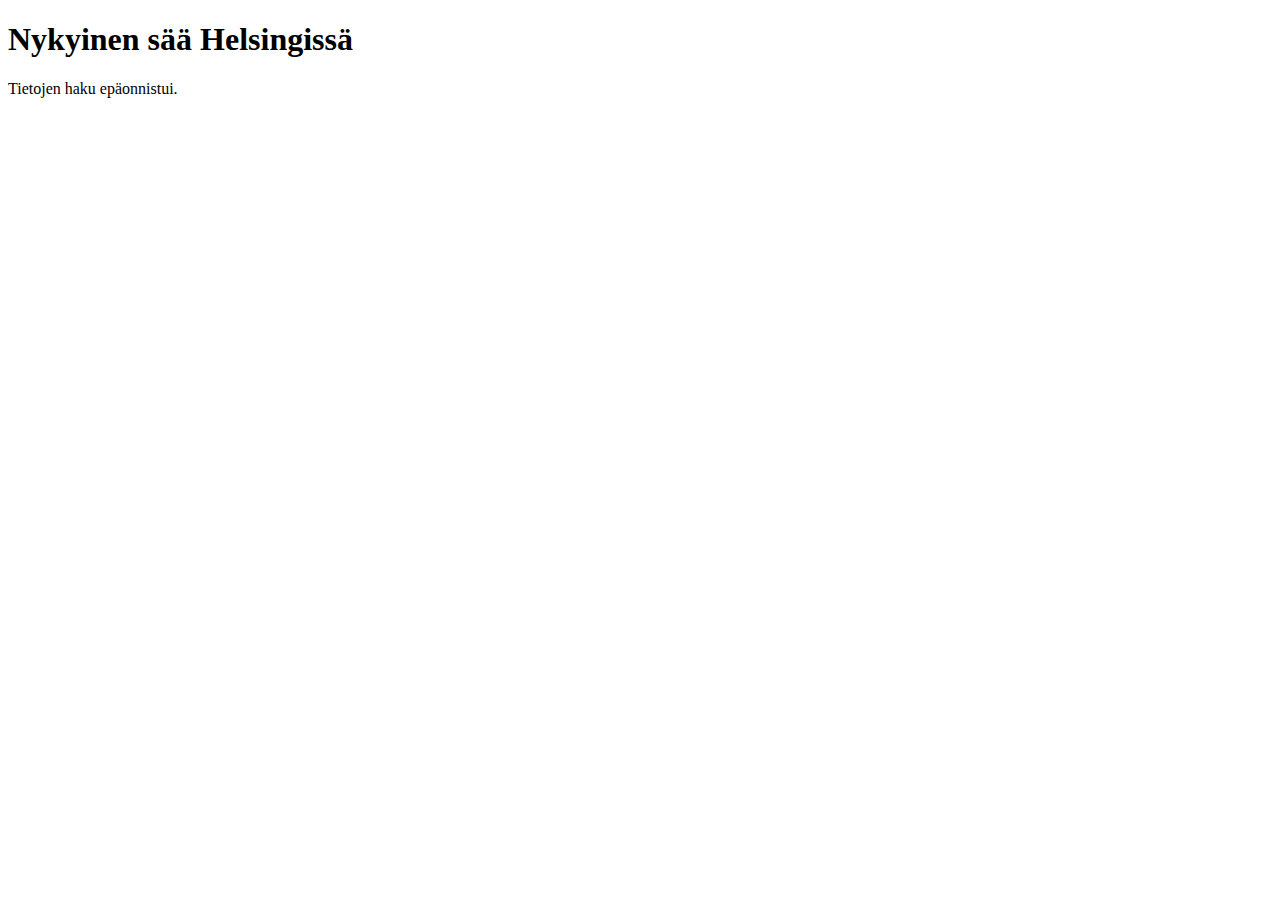
<file: weather_app/index.html>
<!DOCTYPE html>
<html lang="fi">
<head>
    <meta charset="UTF-8">
    <meta name="viewport" content="width=device-width, initial-scale=1.0">
    <title>Säätiedot Helsingistä</title>
    <script src="weather.js" defer></script>
</head>
<body>
    <h1>Nykyinen sää Helsingissä</h1>
    <div id="weather-info">
        <!-- Säätiedot tulevat tänne -->
    </div>
</body>
</html>
</file>
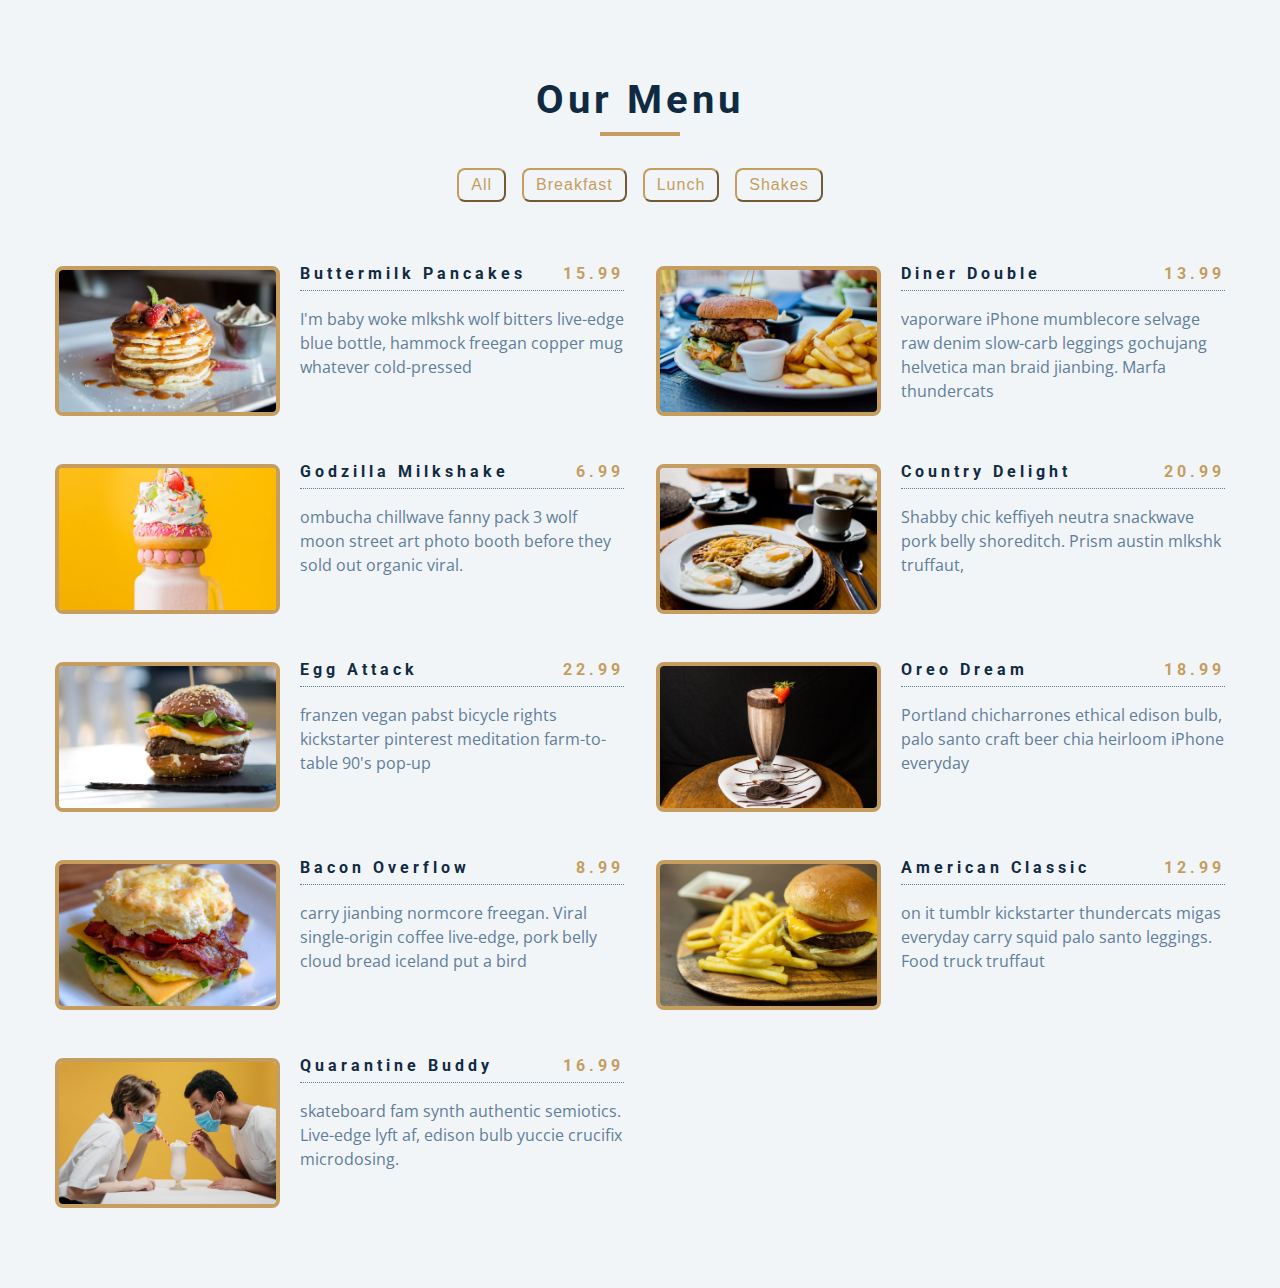
<file: javascript_tutoriaali/javatest.html>
<!DOCTYPE html>
<html lang="fi">
<head>
    <meta charset="UTF-8">
    <meta name="viewport" content="width=device-width, initial-scale=1.0">
    <title>JavaScript Test</title>
    <link rel="stylesheet" href="syles.css">
</head>
<body>
<main>
    <section class="menu">
        <!--title-->
        <div class="title">
            <h2>our menu</h2>
            <div class="underline"></div>
        </div>
        <!-- filter buttons-->
         <div class="btn-container">
            <button class="filter-btn" type="button" data-id="all"> all
            <button class="filter-btn" type="button" data-id="breakfast"> breakfast
            <button class="filter-btn" type="button" data-id="lunch"> lunch
            <button class="filter-btn" type="button" data-id="shakes"> shakes
            </button>
         </div>
        <!-- menu items -->
         <div class="section-center">
            <article class="menu-item">
                <img src="menu-item.jpeg" class="photo" alt="menu item" />
                <div class="item-info">

                    <header>
                        <h4>buttermilk pancakes</h4>
                        <h4 class="price">15$</h4>
                    </header>
                    <p class="item-text">Lorem ipsum dolor sit amet consectetur adipisicing elit. Architecto vitae quibusdam quo praesentium incidunt repudiandae quis temporibus hic nesciunt possimus?</p>
                </div>
            </article>
         </div>
    </section>
</main>
    <script src="script.js"></script>
</body>
</html>
</file>
<file: javascript_tutoriaali/syles.css>
/*
=============== 
Fonts
===============
*/
@import url("https://fonts.googleapis.com/css?family=Open+Sans|Roboto:400,700&display=swap");

/*
=============== 
Variables
===============
*/

:root {
  /* dark shades of primary color*/
  --clr-primary-1: hsl(205, 86%, 17%);
  --clr-primary-2: hsl(205, 77%, 27%);
  --clr-primary-3: hsl(205, 72%, 37%);
  --clr-primary-4: hsl(205, 63%, 48%);
  /* primary/main color */
  --clr-primary-5: #49a6e9;
  /* lighter shades of primary color */
  --clr-primary-6: hsl(205, 89%, 70%);
  --clr-primary-7: hsl(205, 90%, 76%);
  --clr-primary-8: hsl(205, 86%, 81%);
  --clr-primary-9: hsl(205, 90%, 88%);
  --clr-primary-10: hsl(205, 100%, 96%);
  /* darkest grey - used for headings */
  --clr-grey-1: hsl(209, 61%, 16%);
  --clr-grey-2: hsl(211, 39%, 23%);
  --clr-grey-3: hsl(209, 34%, 30%);
  --clr-grey-4: hsl(209, 28%, 39%);
  /* grey used for paragraphs */
  --clr-grey-5: hsl(210, 22%, 49%);
  --clr-grey-6: hsl(209, 23%, 60%);
  --clr-grey-7: hsl(211, 27%, 70%);
  --clr-grey-8: hsl(210, 31%, 80%);
  --clr-grey-9: hsl(212, 33%, 89%);
  --clr-grey-10: hsl(210, 36%, 96%);
  --clr-white: #fff;
  --clr-red-dark: hsl(360, 67%, 44%);
  --clr-red-light: hsl(360, 71%, 66%);
  --clr-green-dark: hsl(125, 67%, 44%);
  --clr-green-light: hsl(125, 71%, 66%);
  --clr-gold: #c59d5f;
  --clr-black: #222;
  --ff-primary: "Roboto", sans-serif;
  --ff-secondary: "Open Sans", sans-serif;
  --transition: all 0.3s linear;
  --spacing: 0.25rem;
  --radius: 0.5rem;
  --light-shadow: 0 5px 15px rgba(0, 0, 0, 0.1);
  --dark-shadow: 0 5px 15px rgba(0, 0, 0, 0.2);
  --max-width: 1170px;
  --fixed-width: 620px;
}
/*
=============== 
Global Styles
===============
*/

*,
::after,
::before {
  margin: 0;
  padding: 0;
  box-sizing: border-box;
}
body {
  font-family: var(--ff-secondary);
  background: var(--clr-grey-10);
  color: var(--clr-grey-1);
  line-height: 1.5;
  font-size: 0.875rem;
}
ul {
  list-style-type: none;
}
a {
  text-decoration: none;
}
img:not(.logo) {
  width: 100%;
}
img {
  display: block;
}

h1,
h2,
h3,
h4 {
  letter-spacing: var(--spacing);
  text-transform: capitalize;
  line-height: 1.25;
  margin-bottom: 0.75rem;
  font-family: var(--ff-primary);
}
h1 {
  font-size: 3rem;
}
h2 {
  font-size: 2rem;
}
h3 {
  font-size: 1.25rem;
}
h4 {
  font-size: 0.875rem;
}
p {
  margin-bottom: 1.25rem;
  color: var(--clr-grey-5);
}
@media screen and (min-width: 800px) {
  h1 {
    font-size: 4rem;
  }
  h2 {
    font-size: 2.5rem;
  }
  h3 {
    font-size: 1.75rem;
  }
  h4 {
    font-size: 1rem;
  }
  body {
    font-size: 1rem;
  }
  h1,
  h2,
  h3,
  h4 {
    line-height: 1;
  }
}
/*  global classes */

.btn {
  text-transform: uppercase;
  background: transparent;
  color: var(--clr-black);
  padding: 0.375rem 0.75rem;
  letter-spacing: var(--spacing);
  display: inline-block;
  transition: var(--transition);
  font-size: 0.875rem;
  border: 2px solid var(--clr-black);
  cursor: pointer;
  box-shadow: 0 1px 3px rgba(0, 0, 0, 0.2);
  border-radius: var(--radius);
}
.btn:hover {
  color: var(--clr-white);
  background: var(--clr-black);
}
/* section */
.section {
  padding: 5rem 0;
}

main {
  min-height: 100vh;
  display: grid;
  place-items: center;
}
/*
=============== 
Menu
===============
*/

.menu {
  padding: 5rem 0;
}
.title {
  text-align: center;
  margin-bottom: 2rem;
}
.underline {
  width: 5rem;
  height: 0.25rem;
  background: var(--clr-gold);
  margin-left: auto;
  margin-right: auto;
}
.btn-container {
  margin-bottom: 4rem;
  display: flex;
  justify-content: center;
}
.filter-btn {
  background: transparent;
  border-color: var(--clr-gold);
  font-size: 1rem;
  text-transform: capitalize;
  margin: 0 0.5rem;
  letter-spacing: 1px;
  border-radius: var(--radius);
  padding: 0.375rem 0.75rem;
  color: var(--clr-gold);
  cursor: pointer;
  transition: var(--transition);
}
.filter-btn:hover {
  background: var(--clr-gold);
  color: var(--clr-white);
}
.section-center {
  width: 90vw;
  margin: 0 auto;
  max-width: 1170px;
  display: grid;
  gap: 3rem 2rem;
  justify-items: center;
}
.menu-item {
  display: grid;
  gap: 1rem 2rem;
  max-width: 25rem;
}
.photo {
  object-fit: cover;
  height: 200px;
  border: 0.25rem solid var(--clr-gold);
  border-radius: var(--radius);
}
.item-info header {
  display: flex;
  justify-content: space-between;
  border-bottom: 0.5px dotted var(--clr-grey-5);
}
.item-info h4 {
  margin-bottom: 0.5rem;
}
.price {
  color: var(--clr-gold);
}
.item-text {
  margin-bottom: 0;
  padding-top: 1rem;
}

@media screen and (min-width: 768px) {
  .menu-item {
    grid-template-columns: 225px 1fr;
    gap: 0 1.25rem;
    max-width: 40rem;
  }
  .photo {
    height: 175px;
  }
}
@media screen and (min-width: 1200px) {
  .section-center {
    width: 95vw;
    grid-template-columns: 1fr 1fr;
  }
  .photo {
    height: 150px;
  }
}
</file>
